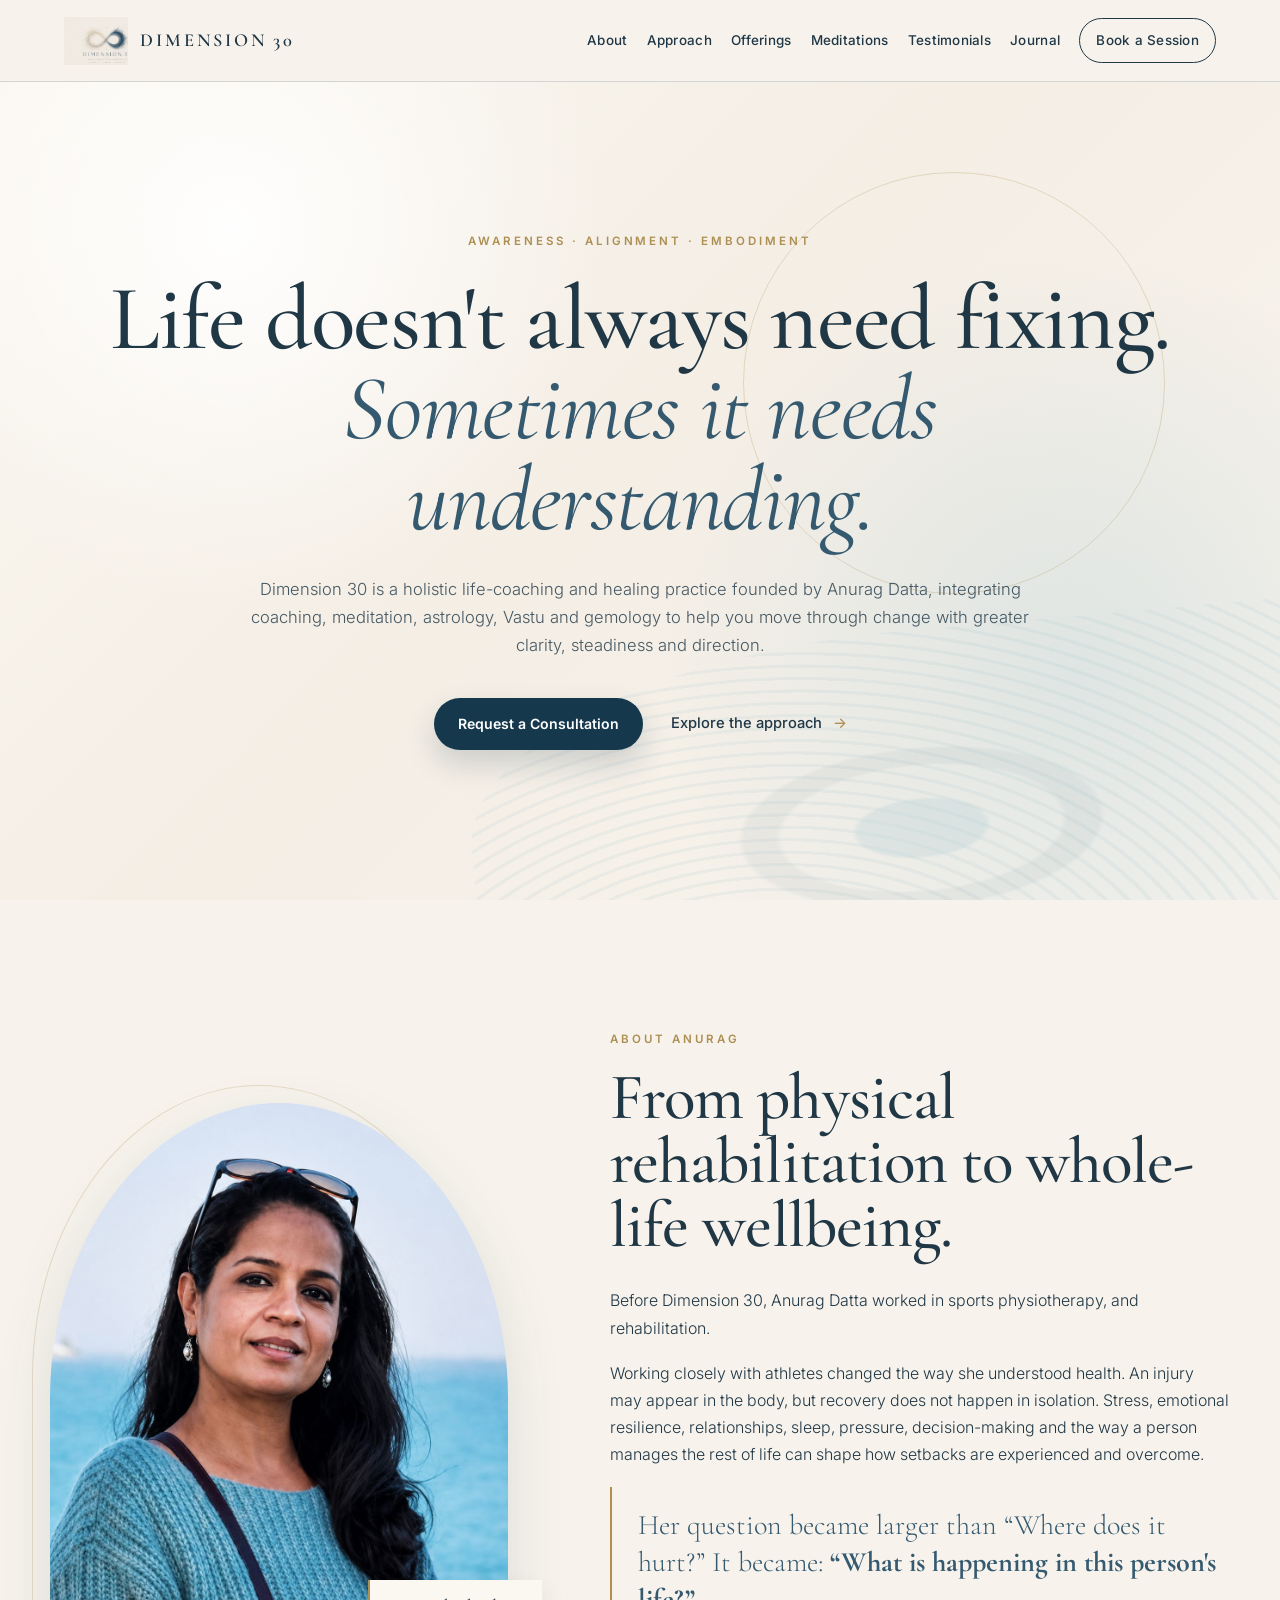
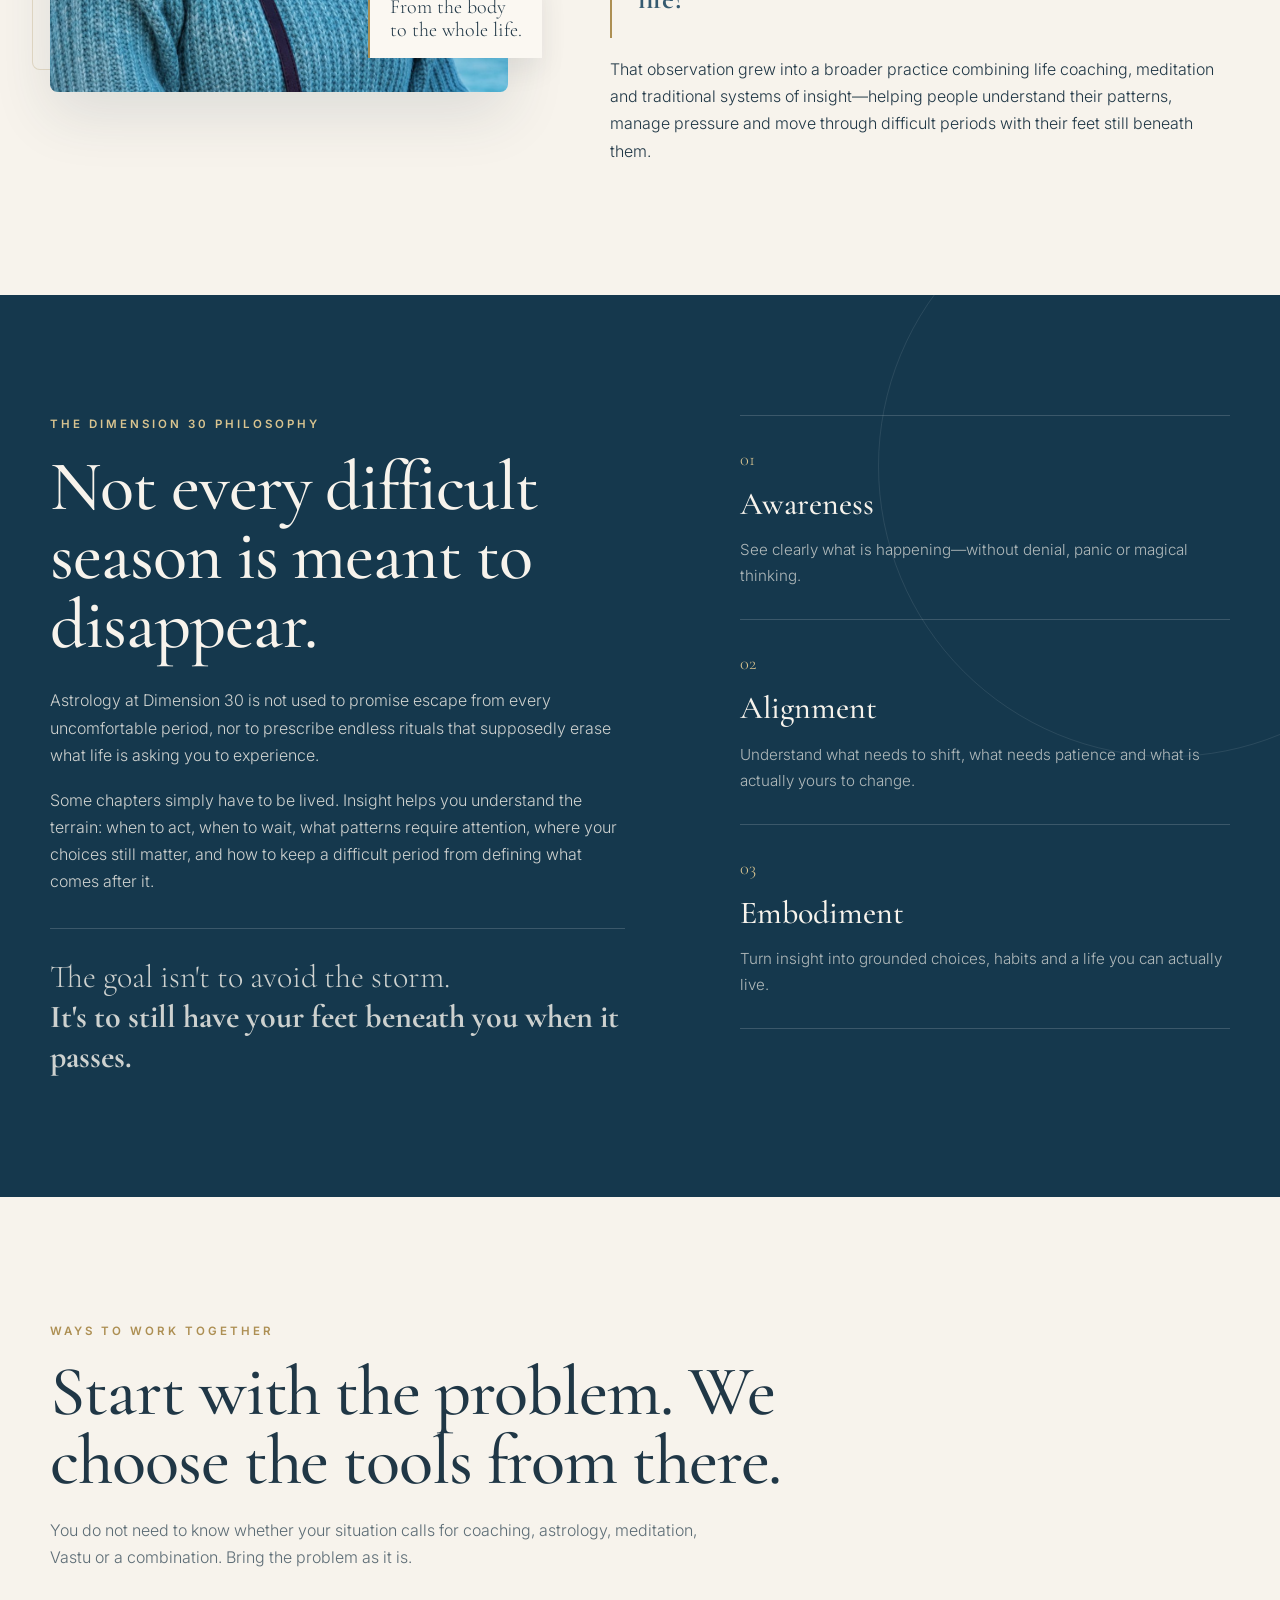
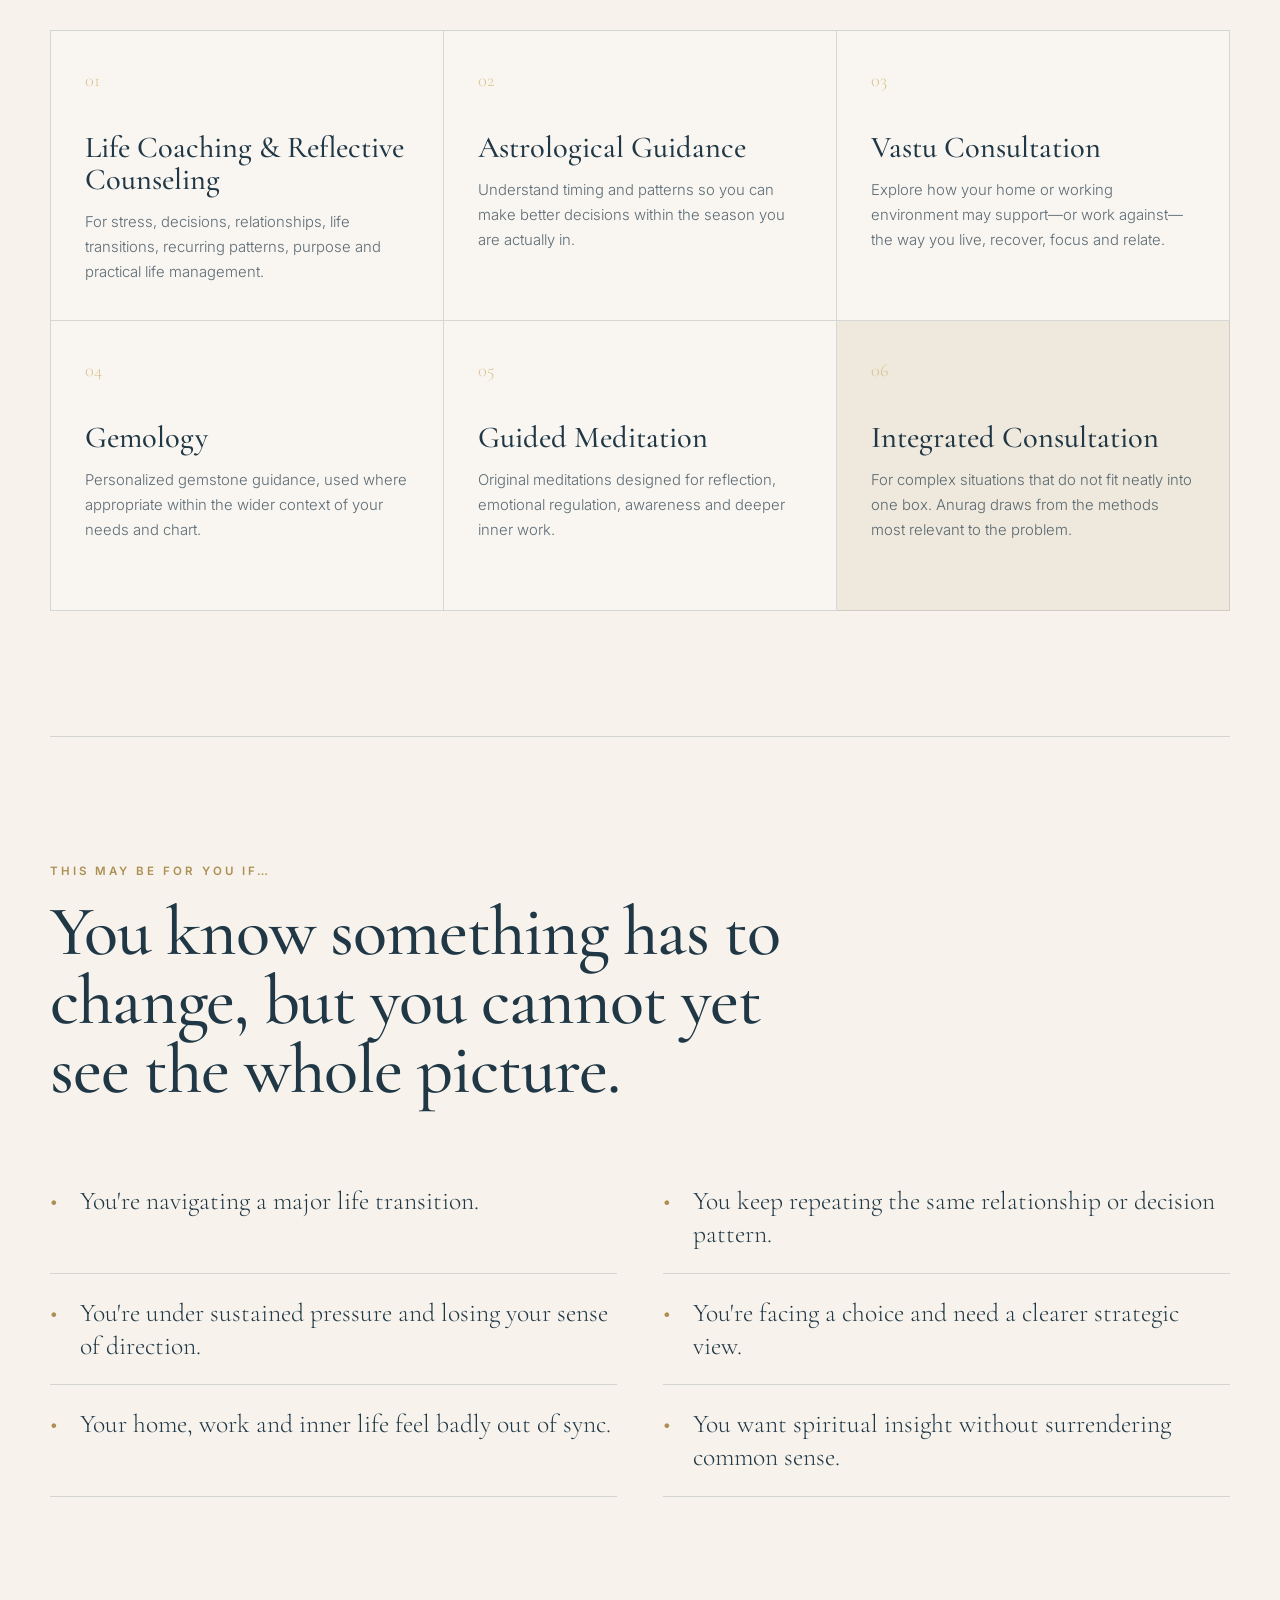
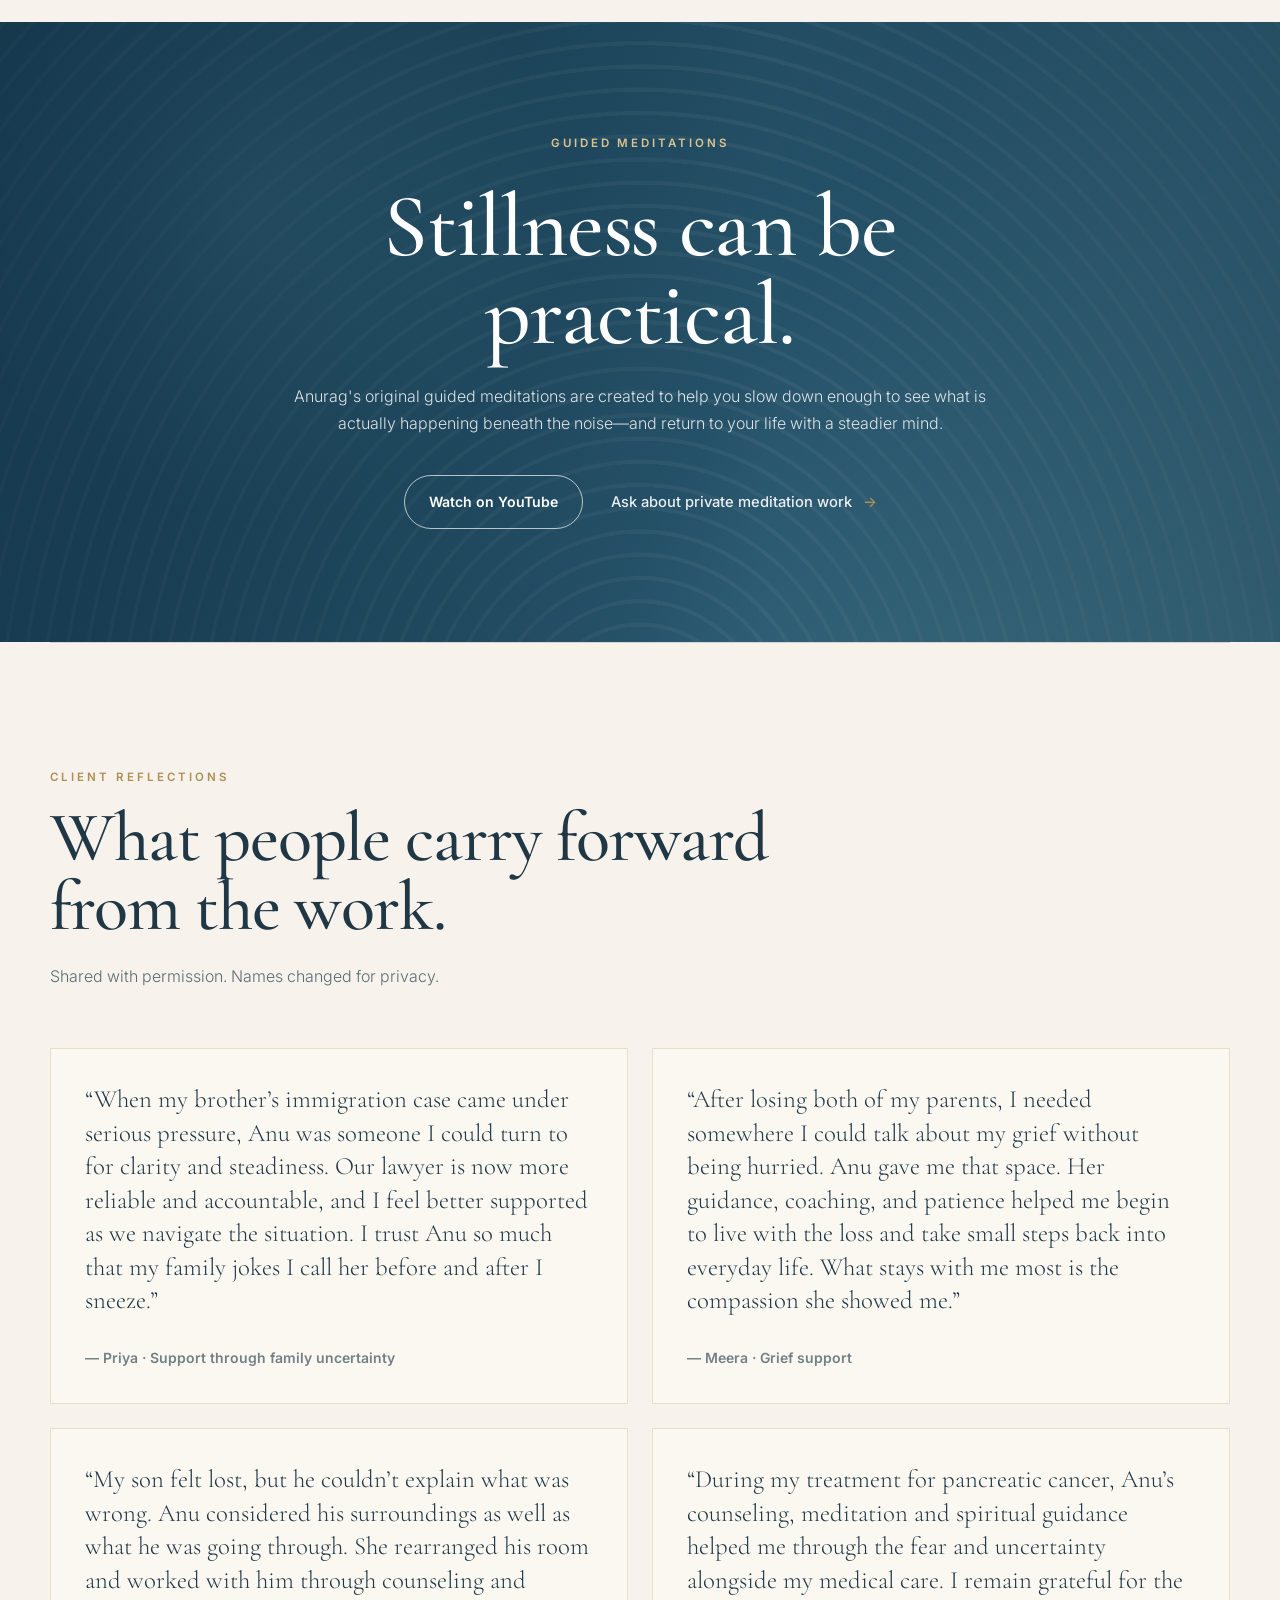
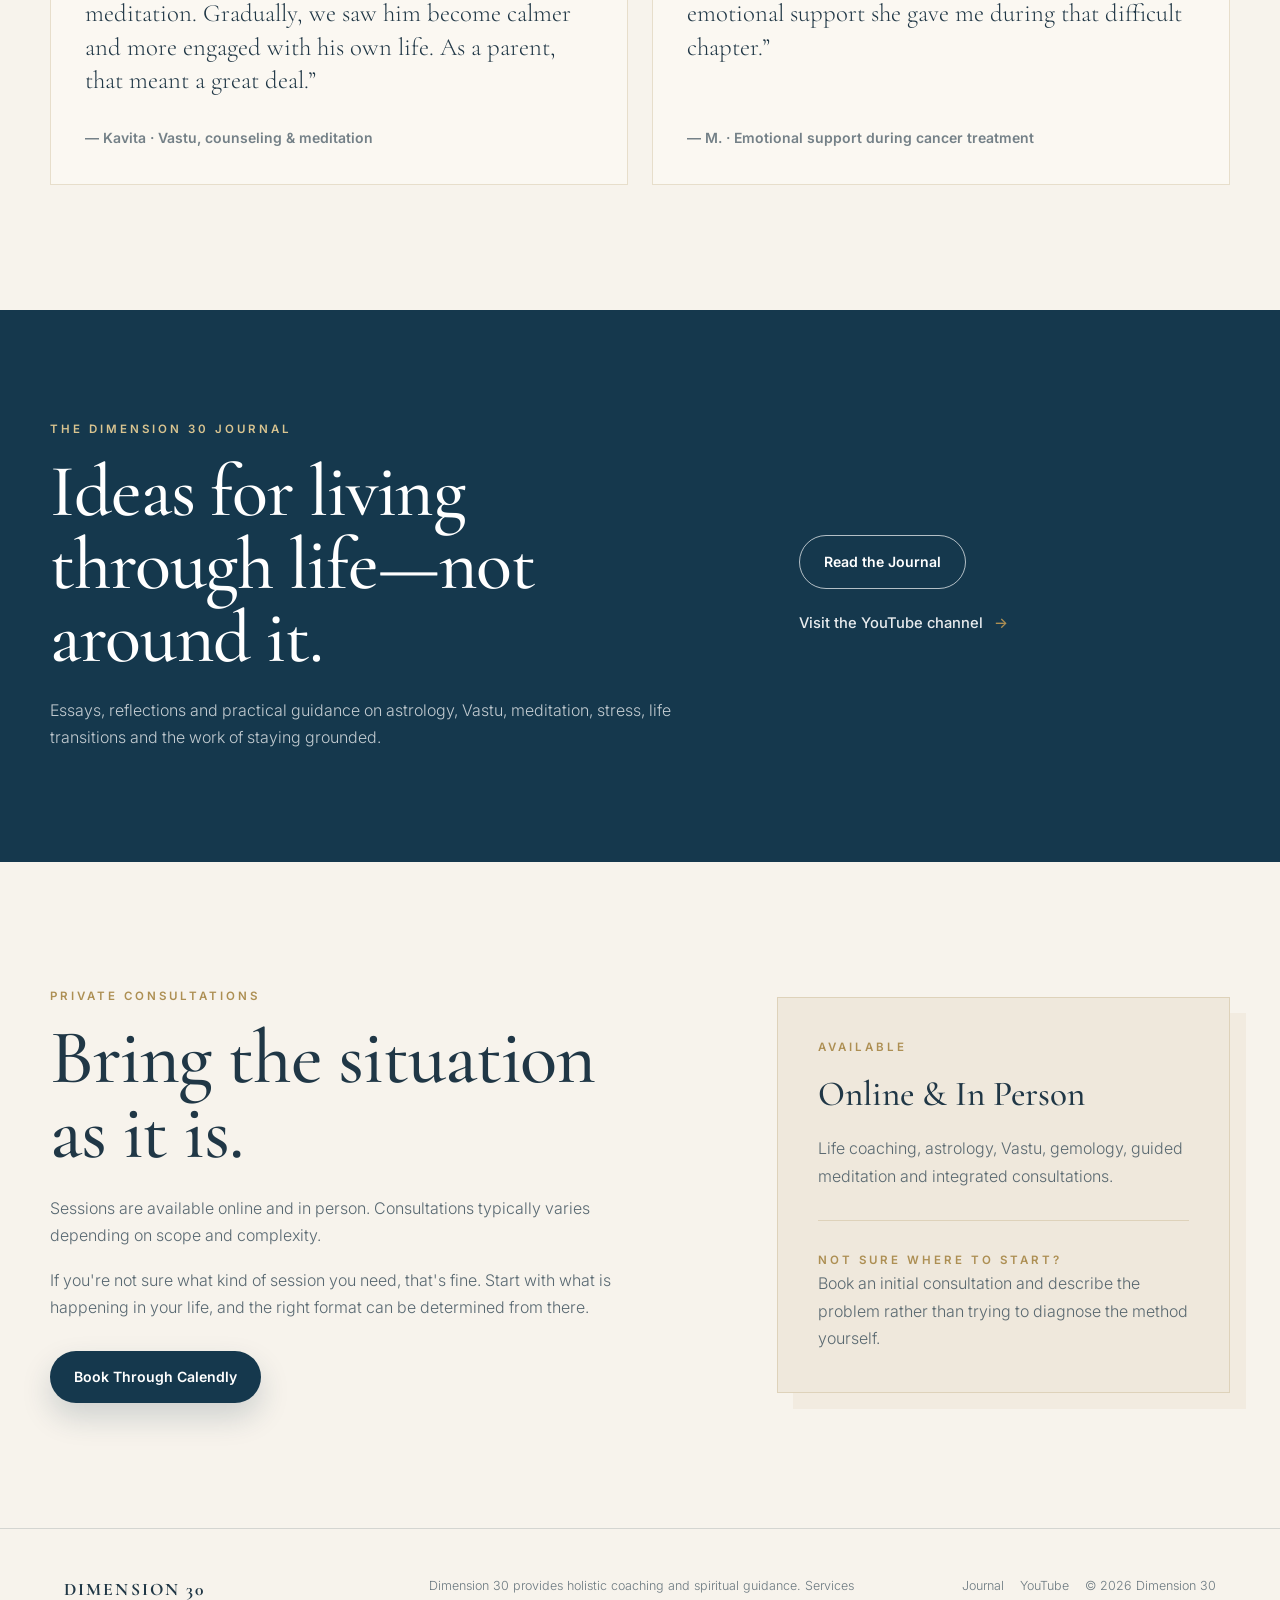
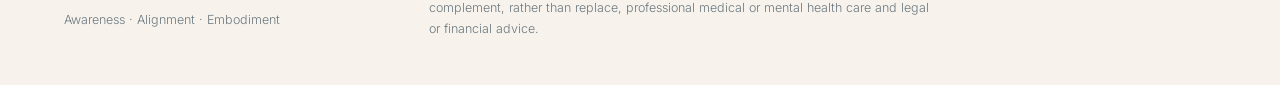
<file: index.html>
<!DOCTYPE html>
<html lang="en">
<head>
  <meta charset="UTF-8">
  <meta name="viewport" content="width=device-width, initial-scale=1.0">
  <meta name="description" content="Dimension 30 is a holistic life-coaching and healing practice integrating coaching, meditation, astrology, Vastu and gemology.">
  <title>Dimension 30 | Inner Alignment for a Conscious Life</title>

  <link rel="preconnect" href="https://fonts.googleapis.com">
  <link rel="preconnect" href="https://fonts.gstatic.com" crossorigin>
  <link href="https://fonts.googleapis.com/css2?family=Cormorant+Garamond:wght@400;500;600&family=Inter:wght@300;400;500;600&display=swap" rel="stylesheet">
  <link rel="stylesheet" href="style.css">
</head>

<body>
  <header class="site-header">
    <a class="brand" href="#home" aria-label="Dimension 30 home">
      <span class="brand-mark">
        <img src="image0.png" alt="Dimension 30 logo">
      </span>
      <span class="brand-name">Dimension 30</span>
    </a>

    <button class="menu-toggle" type="button" aria-label="Toggle navigation" aria-expanded="false">☰</button>

    <nav class="nav-links" aria-label="Primary navigation">
      <a href="#about">About</a>
      <a href="#approach">Approach</a>
      <a href="#offerings">Offerings</a>
      <a href="#meditations">Meditations</a>
      <a href="#testimonials">Testimonials</a>
      <a href="blog.html">Journal</a>
      <a class="nav-cta" href="#contact">Book a Session</a>
    </nav>
  </header>

  <main>
    <section id="home" class="hero">
      <div class="hero-water" aria-hidden="true"></div>

      <div class="hero-content reveal">
        <p class="eyebrow">Awareness · Alignment · Embodiment</p>
        <h1>
          Life doesn't always need fixing.<br>
          <em>Sometimes it needs understanding.</em>
        </h1>

        <p class="hero-copy">
          Dimension 30 is a holistic life-coaching and healing practice founded by
          Anurag Datta, integrating coaching, meditation, astrology, Vastu and gemology
          to help you move through change with greater clarity, steadiness and direction.
        </p>

        <div class="hero-actions">
          <a class="button primary" href="#contact">Request a Consultation</a>
          <a class="text-link" href="#approach">Explore the approach <span>→</span></a>
        </div>
      </div>
    </section>

    <section id="about" class="about section-shell">
      <div class="portrait-wrap reveal">
        <img src="Anu.jpeg" alt="Portrait of Anurag Datta">
        <div class="portrait-note">From the body<br>to the whole life.</div>
      </div>

      <div class="about-copy reveal">
        <p class="section-kicker">About Anurag</p>
        <h2>From physical rehabilitation to whole-life wellbeing.</h2>

        <p>
          Before Dimension 30, Anurag Datta worked in sports physiotherapy, and
          rehabilitation.
        </p>

        <p>
          Working closely with athletes changed the way she understood health.
          An injury may appear in the body, but recovery does not happen in isolation.
          Stress, emotional resilience, relationships, sleep, pressure, decision-making
          and the way a person manages the rest of life can shape how setbacks are
          experienced and overcome.
        </p>

        <p class="pull-quote">
          Her question became larger than “Where does it hurt?” It became:
          <strong>“What is happening in this person's life?”</strong>
        </p>

        <p>
          That observation grew into a broader practice combining life coaching,
          meditation and traditional systems of insight—helping people understand
          their patterns, manage pressure and move through difficult periods with
          their feet still beneath them.
        </p>
      </div>
    </section>

    <section id="approach" class="philosophy">
      <div class="section-shell philosophy-inner">
        <div class="philosophy-copy reveal">
          <p class="section-kicker light">The Dimension 30 Philosophy</p>
          <h2>Not every difficult season is meant to disappear.</h2>

          <p>
            Astrology at Dimension 30 is not used to promise escape from every
            uncomfortable period, nor to prescribe endless rituals that supposedly
            erase what life is asking you to experience.
          </p>

          <p>
            Some chapters simply have to be lived. Insight helps you understand the
            terrain: when to act, when to wait, what patterns require attention,
            where your choices still matter, and how to keep a difficult period
            from defining what comes after it.
          </p>

          <p class="big-line">
            The goal isn't to avoid the storm.<br>
            <strong>It's to still have your feet beneath you when it passes.</strong>
          </p>
        </div>

        <div class="framework reveal" aria-label="Dimension 30 framework">
          <article>
            <span>01</span>
            <h3>Awareness</h3>
            <p>See clearly what is happening—without denial, panic or magical thinking.</p>
          </article>

          <article>
            <span>02</span>
            <h3>Alignment</h3>
            <p>Understand what needs to shift, what needs patience and what is actually yours to change.</p>
          </article>

          <article>
            <span>03</span>
            <h3>Embodiment</h3>
            <p>Turn insight into grounded choices, habits and a life you can actually live.</p>
          </article>
        </div>
      </div>
    </section>

    <section id="offerings" class="offerings section-shell">
      <div class="section-heading reveal">
        <p class="section-kicker">Ways to Work Together</p>
        <h2>Start with the problem. We choose the tools from there.</h2>
        <p>
          You do not need to know whether your situation calls for coaching,
          astrology, meditation, Vastu or a combination. Bring the problem as it is.
        </p>
      </div>

      <div class="offerings-grid">
        <article class="offering-card reveal">
          <span class="card-number">01</span>
          <h3>Life Coaching & Reflective Counseling</h3>
          <p>For stress, decisions, relationships, life transitions, recurring patterns, purpose and practical life management.</p>
        </article>

        <article class="offering-card reveal">
          <span class="card-number">02</span>
          <h3>Astrological Guidance</h3>
          <p>Understand timing and patterns so you can make better decisions within the season you are actually in.</p>
        </article>

        <article class="offering-card reveal">
          <span class="card-number">03</span>
          <h3>Vastu Consultation</h3>
          <p>Explore how your home or working environment may support—or work against—the way you live, recover, focus and relate.</p>
        </article>

        <article class="offering-card reveal">
          <span class="card-number">04</span>
          <h3>Gemology</h3>
          <p>Personalized gemstone guidance, used where appropriate within the wider context of your needs and chart.</p>
        </article>

        <article class="offering-card reveal">
          <span class="card-number">05</span>
          <h3>Guided Meditation</h3>
          <p>Original meditations designed for reflection, emotional regulation, awareness and deeper inner work.</p>
        </article>

        <article class="offering-card featured reveal">
          <span class="card-number">06</span>
          <h3>Integrated Consultation</h3>
          <p>For complex situations that do not fit neatly into one box. Anurag draws from the methods most relevant to the problem.</p>
        </article>
      </div>
    </section>

    <section class="for-you section-shell">
      <div class="section-heading reveal">
        <p class="section-kicker">This may be for you if…</p>
        <h2>You know something has to change, but you cannot yet see the whole picture.</h2>
      </div>

      <div class="reason-grid">
        <p>You're navigating a major life transition.</p>
        <p>You keep repeating the same relationship or decision pattern.</p>
        <p>You're under sustained pressure and losing your sense of direction.</p>
        <p>You're facing a choice and need a clearer strategic view.</p>
        <p>Your home, work and inner life feel badly out of sync.</p>
        <p>You want spiritual insight without surrendering common sense.</p>
      </div>
    </section>

    <section id="meditations" class="meditation-band">
      <div class="meditation-overlay"></div>

      <div class="meditation-content reveal">
        <p class="section-kicker light">Guided Meditations</p>
        <h2>Stillness can be practical.</h2>

        <p>
          Anurag's original guided meditations are created to help you slow down
          enough to see what is actually happening beneath the noise—and return
          to your life with a steadier mind.
        </p>

        <div class="hero-actions">
          <a class="button ghost" href="https://www.youtube.com/@Dimension30usa" target="_blank" rel="noopener noreferrer">
            Watch on YouTube
          </a>
          <a class="text-link light-link" href="#contact">Ask about private meditation work <span>→</span></a>
        </div>
      </div>
    </section>

    <section id="testimonials" class="testimonials section-shell" aria-labelledby="testimonials-heading">
      <div class="section-heading reveal">
        <p class="section-kicker">Client Reflections</p>
        <h2 id="testimonials-heading">What people carry forward from the work.</h2>
        <p>
          Shared with permission. Names changed for privacy.
        </p>
      </div>

      <div class="testimonial-grid">
        <figure class="testimonial-card reveal">
          <blockquote>
            “When my brother’s immigration case came under serious pressure,
            Anu was someone I could turn to for clarity and steadiness.
            Our lawyer is now more reliable and accountable, and I feel better
            supported as we navigate the situation. I trust Anu so much that my
            family jokes I call her before and after I sneeze.”
          </blockquote>
          <figcaption>— Priya · Support through family uncertainty</figcaption>
        </figure>

        <figure class="testimonial-card reveal">
          <blockquote>
            “After losing both of my parents, I needed somewhere I could talk
            about my grief without being hurried. Anu gave me that space.
            Her guidance, coaching, and patience helped me begin to live with the loss and take
            small steps back into everyday life. What stays with me most
            is the compassion she showed me.”
          </blockquote>
          <figcaption>— Meera · Grief support</figcaption>
        </figure>

        <figure class="testimonial-card reveal">
          <blockquote>
            “My son felt lost, but he couldn’t explain what was wrong.
            Anu considered his surroundings as well as what he was going
            through. She rearranged his room and worked with him through
            counseling and meditation. Gradually, we saw him become calmer
            and more engaged with his own life. As a parent, that meant a great deal.”
          </blockquote>
          <figcaption>— Kavita · Vastu, counseling &amp; meditation</figcaption>
        </figure>

        <figure class="testimonial-card reveal">
          <blockquote>
            “During my treatment for pancreatic cancer, Anu’s counseling,
            meditation and spiritual guidance helped me through the fear
            and uncertainty alongside my medical care.
            I remain grateful for the emotional support she gave me
            during that difficult chapter.”
          </blockquote>
          <figcaption>— M. · Emotional support during cancer treatment</figcaption>
        </figure>
      </div>

    </section>

    <section id="journal" class="journal-preview">
      <div class="section-shell journal-inner">
        <div class="journal-copy reveal">
          <p class="section-kicker light">The Dimension 30 Journal</p>
          <h2>Ideas for living through life—not around it.</h2>
          <p>
            Essays, reflections and practical guidance on astrology, Vastu,
            meditation, stress, life transitions and the work of staying grounded.
          </p>
        </div>

        <div class="journal-actions reveal">
          <a class="button ghost" href="blog.html">Read the Journal</a>
          <a class="text-link light-link" href="https://www.youtube.com/@Dimension30usa" target="_blank" rel="noopener noreferrer">
            Visit the YouTube channel <span>→</span>
          </a>
        </div>
      </div>
    </section>

    <section id="contact" class="contact section-shell">
      <div class="contact-copy reveal">
        <p class="section-kicker">Private Consultations</p>
        <h2>Bring the situation as it is.</h2>

        <p>
          Sessions are available online and in person. Consultations typically varies
          depending on scope and complexity.
        </p>

        <p>
          If you're not sure what kind of session you need, that's fine.
          Start with what is happening in your life, and the right format can
          be determined from there.
        </p>

        <a class="button primary" href="https://calendly.com/dimension30usa" target="_blank" rel="noopener noreferrer">
          Book Through Calendly
        </a>
      </div>

      <aside class="contact-card reveal">
        <p class="mini-label">Available</p>
        <h3>Online & In Person</h3>
        <p>Life coaching, astrology, Vastu, gemology, guided meditation and integrated consultations.</p>

        <div class="contact-rule"></div>

        <p class="mini-label">Not sure where to start?</p>
        <p>Book an initial consultation and describe the problem rather than trying to diagnose the method yourself.</p>
      </aside>
    </section>
  </main>

  <footer>
    <div>
      <strong>Dimension 30</strong>
      <span>Awareness · Alignment · Embodiment</span>
    </div>

    <p>
      Dimension 30 provides holistic coaching and spiritual guidance. Services
      complement, rather than replace, professional medical or mental health care
      and legal or financial advice.
    </p>

    <div class="footer-links">
      <a href="blog.html">Journal</a>
      <a href="https://www.youtube.com/@Dimension30usa" target="_blank" rel="noopener noreferrer">YouTube</a>
      <span>© <span id="year"></span> Dimension 30</span>
    </div>
  </footer>

  <script>
    const toggle = document.querySelector('.menu-toggle');
    const nav = document.querySelector('.nav-links');

    if (toggle && nav) {
      toggle.addEventListener('click', () => {
        const open = nav.classList.toggle('open');
        toggle.setAttribute('aria-expanded', String(open));
      });

      document.querySelectorAll('.nav-links a').forEach(link => {
        link.addEventListener('click', () => {
          nav.classList.remove('open');
          toggle.setAttribute('aria-expanded', 'false');
        });
      });
    }

    const year = document.getElementById('year');
    if (year) year.textContent = new Date().getFullYear();

    const revealItems = document.querySelectorAll('.reveal');

    if ('IntersectionObserver' in window) {
      const observer = new IntersectionObserver((entries) => {
        entries.forEach(entry => {
          if (entry.isIntersecting) {
            entry.target.classList.add('visible');
            observer.unobserve(entry.target);
          }
        });
      }, { threshold: 0.10 });

      revealItems.forEach(el => observer.observe(el));
    } else {
      revealItems.forEach(el => el.classList.add('visible'));
    }
  </script>
</body>
</html>
</file>
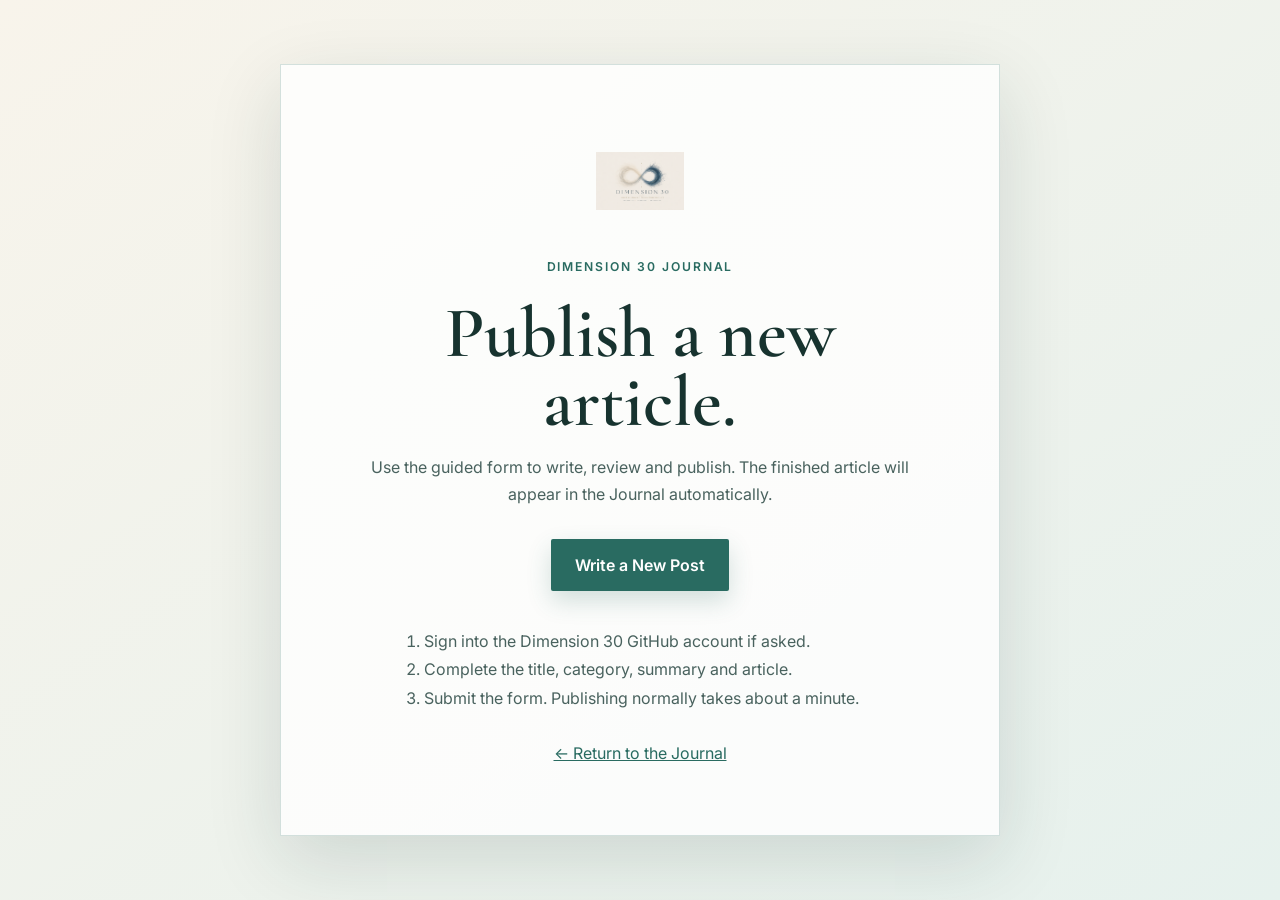
<file: admin/index.html>
<!DOCTYPE html>
<html lang="en">
<head>
  <meta charset="UTF-8">
  <meta name="viewport" content="width=device-width, initial-scale=1.0">
  <meta name="robots" content="noindex">
  <title>Journal Publisher | Dimension 30</title>
  <link rel="preconnect" href="https://fonts.googleapis.com">
  <link rel="preconnect" href="https://fonts.gstatic.com" crossorigin>
  <link href="https://fonts.googleapis.com/css2?family=Cormorant+Garamond:wght@500;600&family=Inter:wght@300;400;500;600&display=swap" rel="stylesheet">
  <style>
    :root { --ink:#17332f; --jade:#296b61; --cream:#f8f4eb; --gold:#c49a52; }
    * { box-sizing:border-box; }
    body { margin:0; min-height:100vh; display:grid; place-items:center; padding:24px; color:var(--ink); background:linear-gradient(145deg,#f8f4eb,#e6f1ed); font-family:Inter,sans-serif; }
    main { width:min(720px,100%); padding:clamp(32px,7vw,72px); background:rgba(255,255,255,.82); border:1px solid rgba(41,107,97,.2); box-shadow:0 24px 70px rgba(23,51,47,.14); text-align:center; }
    .mark { width:88px; height:88px; object-fit:contain; margin-bottom:18px; }
    .kicker { color:var(--jade); text-transform:uppercase; letter-spacing:.16em; font-size:.76rem; font-weight:600; }
    h1 { margin:.35em 0 .25em; font:600 clamp(2.4rem,7vw,4.5rem)/.95 "Cormorant Garamond",serif; }
    .intro { max-width:540px; margin:0 auto 30px; line-height:1.7; color:#49625e; }
    .button { display:inline-block; padding:16px 24px; color:white; background:var(--jade); text-decoration:none; font-weight:600; border-radius:2px; box-shadow:0 10px 25px rgba(41,107,97,.2); }
    .button:hover { background:var(--ink); }
    ol { max-width:480px; margin:36px auto 0; padding-left:24px; text-align:left; line-height:1.8; color:#49625e; }
    .back { display:inline-block; margin-top:30px; color:var(--jade); }
  </style>
</head>
<body>
  <main>
    <img class="mark" src="../image0.png" alt="">
    <p class="kicker">Dimension 30 Journal</p>
    <h1>Publish a new article.</h1>
    <p class="intro">Use the guided form to write, review and publish. The finished article will appear in the Journal automatically.</p>
    <a class="button" href="https://github.com/dimension30usa/website/issues/new?template=blog-post.yml">Write a New Post</a>
    <ol>
      <li>Sign into the Dimension 30 GitHub account if asked.</li>
      <li>Complete the title, category, summary and article.</li>
      <li>Submit the form. Publishing normally takes about a minute.</li>
    </ol>
    <a class="back" href="../blog.html">← Return to the Journal</a>
  </main>
</body>
</html>
</file>
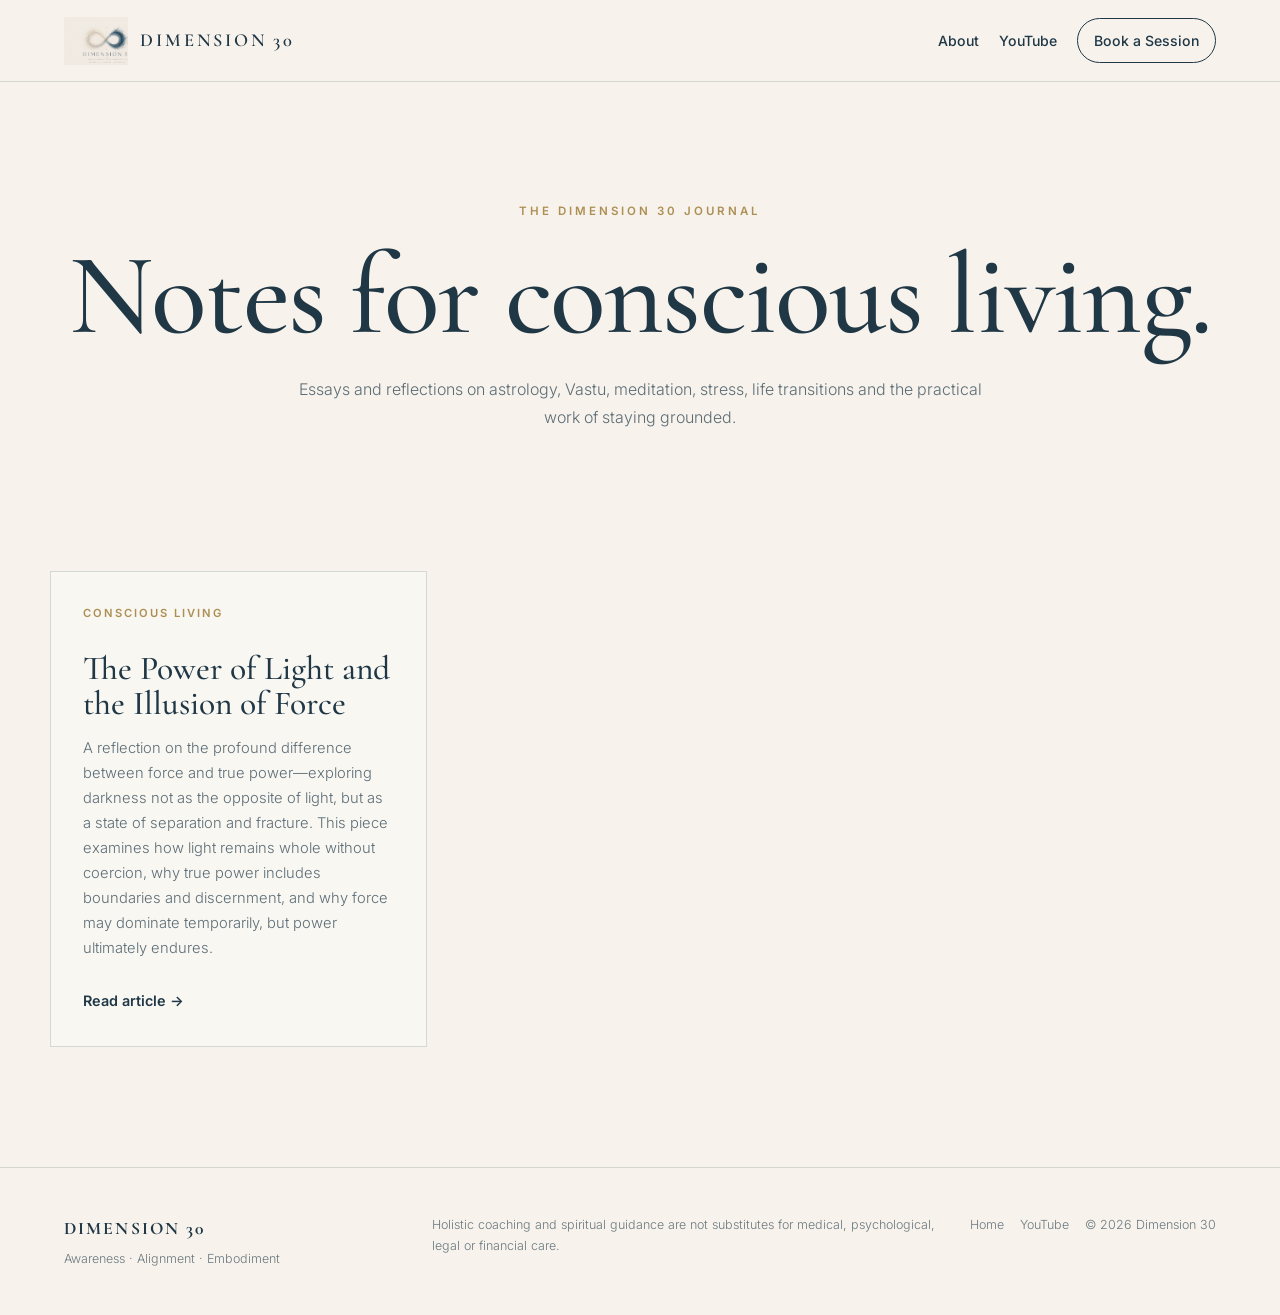
<file: blog.html>
<!DOCTYPE html>
<html lang="en">
<head>
  <meta charset="UTF-8">
  <meta name="viewport" content="width=device-width, initial-scale=1.0">
  <meta name="description" content="The Dimension 30 Journal — reflections on life coaching, astrology, Vastu, meditation, stress and conscious living.">
  <title>Journal | Dimension 30</title>
  <link rel="preconnect" href="https://fonts.googleapis.com">
  <link rel="preconnect" href="https://fonts.gstatic.com" crossorigin>
  <link href="https://fonts.googleapis.com/css2?family=Cormorant+Garamond:wght@400;500;600&family=Inter:wght@300;400;500;600&display=swap" rel="stylesheet">
  <link rel="stylesheet" href="style.css">
</head>
<body>
  <header class="page-header">
    <a class="brand" href="index.html" aria-label="Dimension 30 home">
      <span class="brand-mark"><img src="image0.png" alt="Dimension 30 logo"></span>
      <span class="brand-name">Dimension 30</span>
    </a>
    <nav class="page-nav">
      <a class="hide-mobile" href="index.html#about">About</a>
      <a class="hide-mobile" href="https://www.youtube.com/@Dimension30usa" target="_blank" rel="noopener noreferrer">YouTube</a>
      <a class="nav-cta" href="index.html#contact">Book a Session</a>
    </nav>
  </header>
  <main>
    <section class="page-hero">
      <p class="section-kicker">The Dimension 30 Journal</p>
      <h1>Notes for conscious living.</h1>
      <p>Essays and reflections on astrology, Vastu, meditation, stress, life transitions and the practical work of staying grounded.</p>
    </section>
    <section class="blog-list section-shell">
      <div class="blog-grid">
        <!-- BLOG_POSTS_START -->

        <article class="blog-card">
          <div>
            <p class="blog-category">Conscious Living</p>
            <h2>The Power of Light and the Illusion of Force</h2>
            <p>A reflection on the profound difference between force and true power—exploring darkness not as the opposite of light, but as a state of separation and fracture. This piece examines how light remains whole without coercion, why true power includes boundaries and discernment, and why force may dominate temporarily, but power ultimately endures.</p>
          </div>
          <a href="posts/2026-08-29-the-power-of-light-and-the-illusion-of-force.html">Read article →</a>
        </article>
      </div>
    </section>
  </main>
  <footer>
    <div><strong>Dimension 30</strong><span>Awareness · Alignment · Embodiment</span></div>
    <p>Holistic coaching and spiritual guidance are not substitutes for medical, psychological, legal or financial care.</p>
    <div class="footer-links">
      <a href="index.html">Home</a>
      <a href="https://www.youtube.com/@Dimension30usa" target="_blank" rel="noopener noreferrer">YouTube</a>
      <span>© <span id="year"></span> Dimension 30</span>
    </div>
  </footer>
  <script>document.getElementById('year').textContent = new Date().getFullYear();</script>
</body>
</html>
</file>
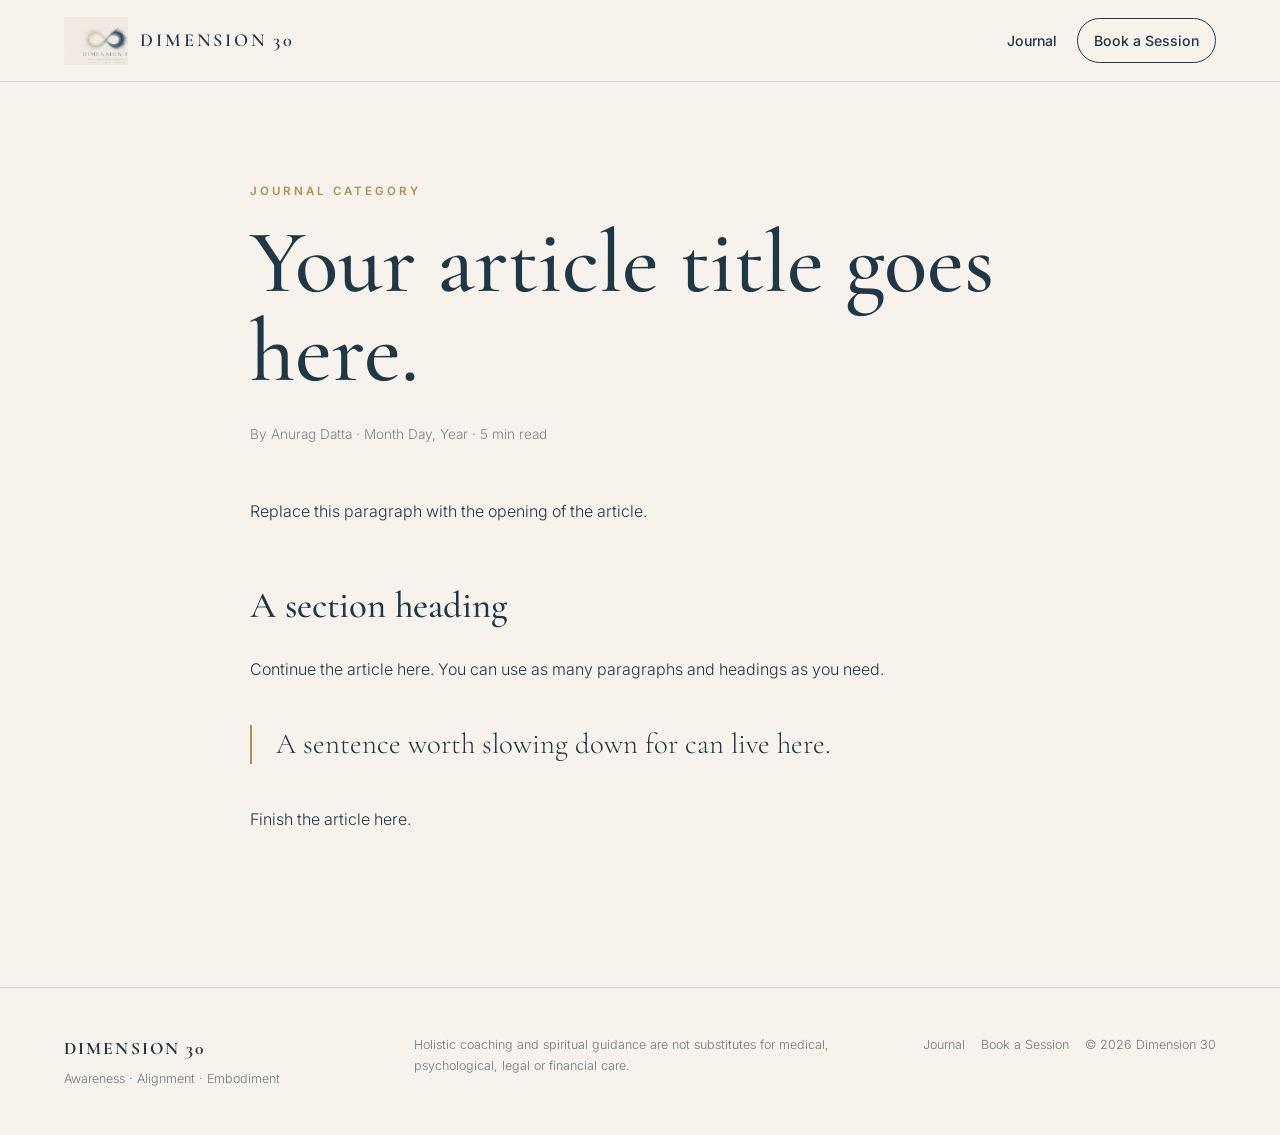
<file: post-template.html>
<!DOCTYPE html>
<html lang="en">
<head>
  <meta charset="UTF-8">
  <meta name="viewport" content="width=device-width, initial-scale=1.0">

  <!-- CHANGE THESE TWO LINES FOR EACH ARTICLE -->
  <meta name="description" content="A Dimension 30 journal article.">
  <title>Article Title | Dimension 30</title>

  <link rel="preconnect" href="https://fonts.googleapis.com">
  <link rel="preconnect" href="https://fonts.gstatic.com" crossorigin>
  <link href="https://fonts.googleapis.com/css2?family=Cormorant+Garamond:wght@400;500;600&family=Inter:wght@300;400;500;600&display=swap" rel="stylesheet">
  <link rel="stylesheet" href="style.css">
</head>

<body>
  <header class="page-header">
    <a class="brand" href="index.html" aria-label="Dimension 30 home">
      <span class="brand-mark"><img src="image0.png" alt="Dimension 30 logo"></span>
      <span class="brand-name">Dimension 30</span>
    </a>

    <nav class="page-nav">
      <a class="hide-mobile" href="blog.html">Journal</a>
      <a class="nav-cta" href="index.html#contact">Book a Session</a>
    </nav>
  </header>

  <main>
    <article class="article-shell">
      <p class="section-kicker">Journal Category</p>

      <!-- CHANGE THE TITLE -->
      <h1>Your article title goes here.</h1>

      <!-- CHANGE DATE / READING TIME -->
      <p class="article-meta">By Anurag Datta · Month Day, Year · 5 min read</p>

      <div class="article-body">
        <p>
          Replace this paragraph with the opening of the article.
        </p>

        <h2>A section heading</h2>

        <p>
          Continue the article here. You can use as many paragraphs and headings as you need.
        </p>

        <blockquote>
          A sentence worth slowing down for can live here.
        </blockquote>

        <p>
          Finish the article here.
        </p>
      </div>
    </article>
  </main>

  <footer>
    <div>
      <strong>Dimension 30</strong>
      <span>Awareness · Alignment · Embodiment</span>
    </div>

    <p>
      Holistic coaching and spiritual guidance are not substitutes for medical,
      psychological, legal or financial care.
    </p>

    <div class="footer-links">
      <a href="blog.html">Journal</a>
      <a href="index.html#contact">Book a Session</a>
      <span>© <span id="year"></span> Dimension 30</span>
    </div>
  </footer>

  <script>
    document.getElementById('year').textContent = new Date().getFullYear();
  </script>
</body>
</html>
</file>
<file: style.css>
:root {
  --ivory: #f7f3ec;
  --paper: #fbf8f2;
  --ink: #203746;
  --blue: #355a70;
  --deep-blue: #15384d;
  --water: #6faabe;
  --gold: #ad8f53;
  --line: rgba(32, 55, 70, 0.16);
  --soft-line: rgba(173, 143, 83, 0.25);
  --white: #ffffff;
}

* {
  box-sizing: border-box;
  margin: 0;
  padding: 0;
}

html {
  scroll-behavior: smooth;
}

body {
  background: var(--ivory);
  color: var(--ink);
  font-family: "Inter", sans-serif;
  font-weight: 300;
  line-height: 1.7;
}

img {
  max-width: 100%;
  display: block;
}

a {
  color: inherit;
}

.site-header {
  position: sticky;
  top: 0;
  z-index: 100;
  min-height: 82px;
  padding: 13px clamp(20px, 5vw, 72px);
  display: flex;
  align-items: center;
  justify-content: space-between;
  gap: 28px;
  background: rgba(247, 243, 236, 0.94);
  border-bottom: 1px solid var(--line);
  backdrop-filter: blur(14px);
}

.brand {
  display: flex;
  align-items: center;
  gap: 12px;
  text-decoration: none;
  flex: 0 0 auto;
}

.brand-mark {
  width: 64px;
  height: 48px;
  overflow: hidden;
  display: grid;
  place-items: center;
}

.brand-mark img {
  width: 82px;
  max-width: none;
}

.brand-name {
  font-family: "Cormorant Garamond", serif;
  text-transform: uppercase;
  letter-spacing: 0.16em;
  font-size: 1.15rem;
  font-weight: 600;
  white-space: nowrap;
}

.nav-links {
  display: flex;
  align-items: center;
  justify-content: flex-end;
  gap: clamp(12px, 1.5vw, 26px);
}

.nav-links a {
  text-decoration: none;
  font-size: 0.84rem;
  font-weight: 500;
  letter-spacing: 0.02em;
  white-space: nowrap;
}

.nav-links a:not(.nav-cta) {
  position: relative;
}

.nav-links a:not(.nav-cta)::after {
  content: "";
  position: absolute;
  left: 0;
  bottom: -7px;
  width: 100%;
  height: 1px;
  background: var(--gold);
  transform: scaleX(0);
  transform-origin: left;
  transition: transform 0.25s ease;
}

.nav-links a:hover::after {
  transform: scaleX(1);
}

.nav-cta {
  padding: 10px 16px;
  border: 1px solid var(--ink);
  border-radius: 999px;
}

.menu-toggle {
  display: none;
  border: 0;
  background: transparent;
  font-size: 1.5rem;
  color: var(--ink);
  cursor: pointer;
}

.hero {
  position: relative;
  min-height: calc(100vh - 82px);
  display: grid;
  place-items: center;
  overflow: hidden;
  isolation: isolate;
  padding: 80px 24px;
}

.hero::before {
  content: "";
  position: absolute;
  inset: 0;
  z-index: -3;
  background:
    radial-gradient(circle at 18% 18%, rgba(255,255,255,0.95), transparent 30%),
    radial-gradient(circle at 84% 72%, rgba(111,170,190,0.18), transparent 34%),
    linear-gradient(135deg, #faf6ef 0%, #f4eee5 48%, #f8f4ee 100%);
}

/* Pure CSS water-like accent so the page still works even if no water image file exists. */
.hero-water {
  position: absolute;
  width: min(900px, 84vw);
  height: min(360px, 40vw);
  right: -7vw;
  bottom: -90px;
  z-index: -2;
  opacity: 0.38;
  border-radius: 50% 0 0 0;
  background:
    radial-gradient(ellipse at 50% 55%, rgba(111,170,190,0.34) 0 10%, transparent 11% 22%, rgba(53,90,112,0.15) 23% 28%, transparent 29% 40%),
    repeating-radial-gradient(ellipse at 30% 120%, rgba(111,170,190,0.22) 0 4px, transparent 5px 18px);
  transform: rotate(-5deg);
}

.hero::after {
  content: "";
  position: absolute;
  width: 420px;
  height: 420px;
  border: 1px solid rgba(173,143,83,0.27);
  border-radius: 50%;
  right: 9vw;
  top: 10vh;
  z-index: -1;
}

.hero-content {
  width: min(1080px, 100%);
  text-align: center;
}

.eyebrow,
.section-kicker,
.mini-label {
  text-transform: uppercase;
  letter-spacing: 0.26em;
  font-size: 0.72rem;
  font-weight: 600;
  color: var(--gold);
}

.hero h1,
.section-heading h2,
.about h2,
.philosophy h2,
.contact h2,
.meditation-content h2,
.journal-copy h2,
.page-hero h1 {
  font-family: "Cormorant Garamond", serif;
  font-weight: 500;
  line-height: 0.98;
  letter-spacing: -0.015em;
}

.hero h1 {
  font-size: clamp(3.3rem, 7.2vw, 7rem);
  max-width: 1060px;
  margin: 22px auto 30px;
}

.hero h1 em {
  font-weight: 400;
  color: var(--blue);
}

.hero-copy {
  max-width: 790px;
  margin: 0 auto;
  font-size: clamp(1.03rem, 1.3vw, 1.18rem);
  color: rgba(32,55,70,0.82);
}

.hero-actions {
  margin-top: 38px;
  display: flex;
  justify-content: center;
  align-items: center;
  gap: 28px;
  flex-wrap: wrap;
}

.button {
  display: inline-flex;
  align-items: center;
  justify-content: center;
  text-decoration: none;
  border-radius: 999px;
  padding: 14px 24px;
  font-size: 0.88rem;
  font-weight: 600;
  transition: transform 0.2s ease, box-shadow 0.2s ease, background 0.2s ease;
}

.button:hover {
  transform: translateY(-2px);
}

.primary {
  background: var(--deep-blue);
  color: var(--white);
  box-shadow: 0 14px 30px rgba(21,56,77,0.18);
}

.text-link {
  text-decoration: none;
  font-weight: 500;
  font-size: 0.92rem;
}

.text-link span {
  margin-left: 7px;
  color: var(--gold);
}

.light-link {
  color: rgba(255,255,255,0.9);
}

.section-shell {
  width: min(1180px, calc(100% - 48px));
  margin: 0 auto;
}

.about {
  padding: 130px 0;
  display: grid;
  grid-template-columns: minmax(300px, 0.85fr) minmax(0, 1.15fr);
  gap: clamp(56px, 8vw, 110px);
  align-items: center;
}

.portrait-wrap {
  position: relative;
}

.portrait-wrap img {
  width: 100%;
  aspect-ratio: 4 / 5.15;
  object-fit: cover;
  object-position: center 25%;
  border-radius: 52% 52% 8px 8px;
  box-shadow: 0 22px 60px rgba(32,55,70,0.12);
}

.portrait-wrap::before {
  content: "";
  position: absolute;
  inset: -18px 22px 22px -18px;
  border: 1px solid var(--soft-line);
  border-radius: 52% 52% 8px 8px;
  z-index: -1;
}

.portrait-note {
  position: absolute;
  right: -34px;
  bottom: 34px;
  background: var(--paper);
  padding: 16px 20px;
  border-left: 2px solid var(--gold);
  font-family: "Cormorant Garamond", serif;
  font-size: 1.25rem;
  line-height: 1.15;
  box-shadow: 0 12px 25px rgba(32,55,70,0.08);
}

.about h2 {
  font-size: clamp(2.8rem, 5.1vw, 5rem);
  margin: 16px 0 30px;
}

.about-copy > p:not(.section-kicker) {
  margin-top: 18px;
}

.pull-quote {
  font-family: "Cormorant Garamond", serif;
  font-size: clamp(1.45rem, 2.2vw, 2rem);
  line-height: 1.32;
  color: var(--blue);
  padding: 20px 0 20px 26px;
  border-left: 2px solid var(--gold);
}

.philosophy {
  position: relative;
  padding: 120px 0;
  background: var(--deep-blue);
  color: #f7f3ec;
  overflow: hidden;
}

.philosophy::before {
  content: "";
  position: absolute;
  width: 580px;
  height: 580px;
  border-radius: 50%;
  border: 1px solid rgba(255,255,255,0.09);
  right: -180px;
  top: -120px;
}

.philosophy-inner {
  display: grid;
  grid-template-columns: 1.08fr 0.92fr;
  gap: clamp(60px, 9vw, 120px);
  align-items: start;
}

.section-kicker.light {
  color: #d9c490;
}

.philosophy h2 {
  font-size: clamp(3rem, 5.5vw, 5.4rem);
  margin: 18px 0 28px;
}

.philosophy-copy > p:not(.section-kicker) {
  color: rgba(247,243,236,0.82);
  margin-top: 18px;
}

.big-line {
  margin-top: 32px !important;
  padding-top: 28px;
  border-top: 1px solid rgba(255,255,255,0.16);
  font-family: "Cormorant Garamond", serif;
  font-size: clamp(1.6rem, 2.5vw, 2.25rem);
  line-height: 1.25;
}

.framework {
  display: grid;
  gap: 0;
  border-top: 1px solid rgba(255,255,255,0.16);
}

.framework article {
  padding: 28px 0 30px;
  border-bottom: 1px solid rgba(255,255,255,0.16);
}

.framework span,
.card-number {
  font-family: "Cormorant Garamond", serif;
  color: #d9c490;
  font-size: 1.15rem;
}

.framework h3 {
  font-family: "Cormorant Garamond", serif;
  font-size: 2rem;
  font-weight: 500;
  margin: 2px 0 6px;
}

.framework p {
  color: rgba(247,243,236,0.69);
  font-size: 0.95rem;
}

.offerings,
.for-you,
.testimonials,
.contact {
  padding: 125px 0;
}

.section-heading {
  max-width: 760px;
  margin-bottom: 58px;
}

.section-heading h2 {
  font-size: clamp(3rem, 5.5vw, 5.4rem);
  margin: 16px 0 22px;
}

.section-heading > p:last-child {
  max-width: 650px;
  color: rgba(32,55,70,0.72);
}

.offerings-grid {
  display: grid;
  grid-template-columns: repeat(3, 1fr);
  border-top: 1px solid var(--line);
  border-left: 1px solid var(--line);
}

.offering-card {
  min-height: 290px;
  padding: 34px;
  border-right: 1px solid var(--line);
  border-bottom: 1px solid var(--line);
  background: rgba(255,255,255,0.18);
  transition: background 0.25s ease, transform 0.25s ease;
}

.offering-card:hover {
  background: rgba(255,255,255,0.55);
  transform: translateY(-3px);
}

.offering-card h3 {
  font-family: "Cormorant Garamond", serif;
  font-size: 1.9rem;
  font-weight: 500;
  line-height: 1.05;
  margin: 36px 0 14px;
}

.offering-card p {
  font-size: 0.93rem;
  color: rgba(32,55,70,0.72);
}

.offering-card.featured {
  background: #efe8dc;
}

.for-you {
  border-top: 1px solid var(--line);
}

.reason-grid {
  display: grid;
  grid-template-columns: repeat(2, 1fr);
  gap: 0 46px;
}

.reason-grid p {
  position: relative;
  padding: 22px 0 22px 30px;
  border-bottom: 1px solid var(--line);
  font-family: "Cormorant Garamond", serif;
  font-size: clamp(1.3rem, 2vw, 1.7rem);
  line-height: 1.3;
}

.reason-grid p::before {
  content: "•";
  position: absolute;
  left: 0;
  color: var(--gold);
}

.meditation-band {
  position: relative;
  min-height: 620px;
  display: grid;
  place-items: center;
  color: white;
  overflow: hidden;
  background:
    radial-gradient(circle at 20% 30%, rgba(111,170,190,0.42), transparent 28%),
    repeating-radial-gradient(ellipse at 50% 120%, rgba(255,255,255,0.10) 0 3px, transparent 4px 20px),
    linear-gradient(125deg, #15384d, #356b83 58%, #76b6c8);
}

.meditation-overlay {
  position: absolute;
  inset: 0;
  background: linear-gradient(90deg, rgba(21,56,77,0.82), rgba(21,56,77,0.48) 60%, rgba(21,56,77,0.72));
}

.meditation-content {
  position: relative;
  z-index: 1;
  width: min(840px, calc(100% - 48px));
  text-align: center;
}

.meditation-content h2 {
  font-size: clamp(3.4rem, 7vw, 6.5rem);
  margin: 14px 0 24px;
}

.meditation-content p {
  max-width: 700px;
  margin: 0 auto 30px;
  color: rgba(255,255,255,0.84);
}

.ghost {
  border: 1px solid rgba(255,255,255,0.68);
  color: white;
}

.testimonials {
  border-top: 1px solid var(--line);
}

.testimonial-grid {
  display: grid;
  grid-template-columns: repeat(2, minmax(0, 1fr));
  gap: 24px;
}

.testimonial-card {
  min-height: 260px;
  padding: 34px;
  background: var(--paper);
  border: 1px solid var(--soft-line);
  display: flex;
  flex-direction: column;
  justify-content: space-between;
}

.testimonial-card blockquote {
  font-family: "Cormorant Garamond", serif;
  font-size: 1.55rem;
  line-height: 1.35;
}

.testimonial-card figcaption {
  margin-top: 28px;
  font-size: 0.875rem;
  font-weight: 600;
  color: rgba(32,55,70,0.62);
}

.testimonial-note {
  margin-top: 28px;
  max-width: 900px;
  font-size: 0.875rem;
  line-height: 1.6;
  color: rgba(32,55,70,0.78);
}

.placeholder-card {
  grid-column: 1 / -1;
  min-height: auto;
  text-align: center;
  background: #efe8dc;
}

.journal-preview {
  padding: 110px 0;
  color: white;
  background: var(--deep-blue);
}

.journal-inner {
  display: grid;
  grid-template-columns: 1.2fr 0.8fr;
  gap: clamp(50px, 8vw, 110px);
  align-items: center;
}

.journal-copy h2 {
  font-size: clamp(3rem, 5.8vw, 5.8rem);
  margin: 16px 0 24px;
}

.journal-copy p:last-child {
  max-width: 680px;
  color: rgba(255,255,255,0.74);
}

.journal-actions {
  display: flex;
  flex-direction: column;
  align-items: flex-start;
  gap: 22px;
}

.contact {
  display: grid;
  grid-template-columns: 1.15fr 0.85fr;
  gap: clamp(60px, 9vw, 120px);
  align-items: center;
}

.contact h2 {
  font-size: clamp(3.2rem, 6vw, 5.8rem);
  margin: 14px 0 24px;
}

.contact-copy p:not(.section-kicker) {
  max-width: 680px;
  margin-bottom: 18px;
  color: rgba(32,55,70,0.74);
}

.contact-copy .button {
  margin-top: 12px;
}

.contact-card {
  padding: 40px;
  background: #efe8dc;
  border: 1px solid var(--soft-line);
  box-shadow: 16px 16px 0 rgba(173,143,83,0.08);
}

.contact-card h3 {
  font-family: "Cormorant Garamond", serif;
  font-size: 2.2rem;
  font-weight: 500;
  margin: 6px 0 12px;
}

.contact-card p:not(.mini-label) {
  color: rgba(32,55,70,0.72);
}

.contact-rule {
  height: 1px;
  background: var(--soft-line);
  margin: 30px 0;
}

footer {
  padding: 46px clamp(24px, 5vw, 72px);
  border-top: 1px solid var(--line);
  display: grid;
  grid-template-columns: 1fr 1.5fr auto;
  gap: 30px;
  align-items: start;
  font-size: 0.78rem;
  color: rgba(32,55,70,0.65);
}

footer > div:first-child {
  display: flex;
  flex-direction: column;
  gap: 4px;
}

footer strong {
  font-family: "Cormorant Garamond", serif;
  text-transform: uppercase;
  letter-spacing: 0.12em;
  font-size: 1.1rem;
  color: var(--ink);
}

.footer-links {
  display: flex;
  flex-wrap: wrap;
  gap: 16px;
  justify-content: flex-end;
}

.footer-links a {
  text-decoration: none;
}

/* Journal pages */
.page-header {
  position: sticky;
  top: 0;
  z-index: 100;
  min-height: 82px;
  padding: 13px clamp(20px, 5vw, 72px);
  display: flex;
  align-items: center;
  justify-content: space-between;
  background: rgba(247,243,236,0.95);
  border-bottom: 1px solid var(--line);
  backdrop-filter: blur(14px);
}

.page-nav {
  display: flex;
  gap: 20px;
  align-items: center;
}

.page-nav a {
  text-decoration: none;
  font-size: 0.88rem;
  font-weight: 500;
}

.page-hero {
  padding: 120px 24px 90px;
  text-align: center;
}

.page-hero h1 {
  font-size: clamp(4rem, 9vw, 8rem);
  margin: 18px auto 24px;
}

.page-hero p:last-child {
  width: min(720px, 100%);
  margin: 0 auto;
  color: rgba(32,55,70,0.72);
}

.blog-list {
  padding: 50px 0 120px;
}

.blog-grid {
  display: grid;
  grid-template-columns: repeat(3, 1fr);
  gap: 24px;
}

.blog-card {
  padding: 32px;
  min-height: 300px;
  border: 1px solid var(--line);
  background: rgba(255,255,255,0.28);
  display: flex;
  flex-direction: column;
  justify-content: space-between;
}

.blog-card .blog-category {
  color: var(--gold);
  text-transform: uppercase;
  letter-spacing: 0.18em;
  font-size: 0.7rem;
  font-weight: 600;
}

.blog-card h2 {
  margin: 28px 0 14px;
  font-family: "Cormorant Garamond", serif;
  font-size: 2.1rem;
  line-height: 1.06;
  font-weight: 500;
}

.blog-card p {
  color: rgba(32,55,70,0.72);
  font-size: 0.92rem;
}

.blog-card a {
  margin-top: 28px;
  text-decoration: none;
  font-weight: 600;
  font-size: 0.9rem;
}

.article-shell {
  width: min(780px, calc(100% - 40px));
  margin: 0 auto;
  padding: 100px 0 130px;
}

.article-shell h1 {
  font-family: "Cormorant Garamond", serif;
  font-size: clamp(3.2rem, 7vw, 6rem);
  line-height: 1;
  font-weight: 500;
  margin: 16px 0 26px;
}

.article-meta {
  color: rgba(32,55,70,0.58);
  font-size: 0.85rem;
  margin-bottom: 52px;
}

.article-body p,
.article-body ul,
.article-body ol {
  margin: 0 0 24px;
}

.article-body h2 {
  font-family: "Cormorant Garamond", serif;
  font-size: 2.3rem;
  font-weight: 500;
  margin: 50px 0 18px;
}

.article-body blockquote {
  margin: 42px 0;
  padding-left: 24px;
  border-left: 2px solid var(--gold);
  font-family: "Cormorant Garamond", serif;
  font-size: 1.8rem;
  line-height: 1.35;
}

.reveal {
  opacity: 0;
  transform: translateY(18px);
  transition: opacity 0.7s ease, transform 0.7s ease;
}

.reveal.visible {
  opacity: 1;
  transform: translateY(0);
}

@media (max-width: 1100px) {
  .nav-links {
    gap: 12px;
  }

  .nav-links a {
    font-size: 0.78rem;
  }
}

@media (max-width: 980px) {
  .nav-links {
    position: absolute;
    left: 0;
    right: 0;
    top: 100%;
    display: none;
    flex-direction: column;
    align-items: stretch;
    padding: 22px 28px 28px;
    background: var(--ivory);
    border-bottom: 1px solid var(--line);
  }

  .nav-links.open {
    display: flex;
  }

  .menu-toggle {
    display: block;
  }

  .about,
  .philosophy-inner,
  .contact,
  .journal-inner {
    grid-template-columns: 1fr;
  }

  .portrait-wrap {
    width: min(520px, 90%);
    margin: 0 auto;
  }

  .portrait-note {
    right: -12px;
  }

  .offerings-grid,
  .testimonial-grid,
  .blog-grid {
    grid-template-columns: repeat(2, 1fr);
  }

  footer {
    grid-template-columns: 1fr;
  }

  .footer-links {
    justify-content: flex-start;
  }
}

@media (max-width: 640px) {
  .site-header,
  .page-header {
    min-height: 72px;
  }

  .brand-name {
    font-size: 0.95rem;
  }

  .page-nav .hide-mobile {
    display: none;
  }

  .hero {
    min-height: 84vh;
    padding-top: 54px;
  }

  .hero h1 {
    font-size: clamp(3rem, 14vw, 4.7rem);
  }

  .hero-actions {
    flex-direction: column;
    gap: 16px;
  }

  .section-shell {
    width: min(100% - 32px, 1180px);
  }

  .about,
  .offerings,
  .for-you,
  .testimonials,
  .contact,
  .philosophy {
    padding-top: 88px;
    padding-bottom: 88px;
  }

  .portrait-wrap {
    width: 100%;
  }

  .portrait-note {
    position: static;
    margin: -16px 14px 0;
  }

  .offerings-grid,
  .reason-grid,
  .testimonial-grid,
  .blog-grid {
    grid-template-columns: 1fr;
  }

  .offering-card {
    min-height: auto;
  }

  .meditation-band {
    min-height: 540px;
  }

  .journal-preview {
    padding: 88px 0;
  }

  .blog-list {
    padding-top: 10px;
  }
}

@media (prefers-reduced-motion: reduce) {
  html {
    scroll-behavior: auto;
  }

  .reveal {
    opacity: 1;
    transform: none;
    transition: none;
  }
}


/* Automatically published Journal images */
.article-featured-image {
  display: block;
  width: 100%;
  max-height: 620px;
  margin: 36px 0 46px;
  object-fit: cover;
  border-radius: 2px;
  box-shadow: 0 18px 45px rgba(20, 53, 48, 0.14);
}
</file>
